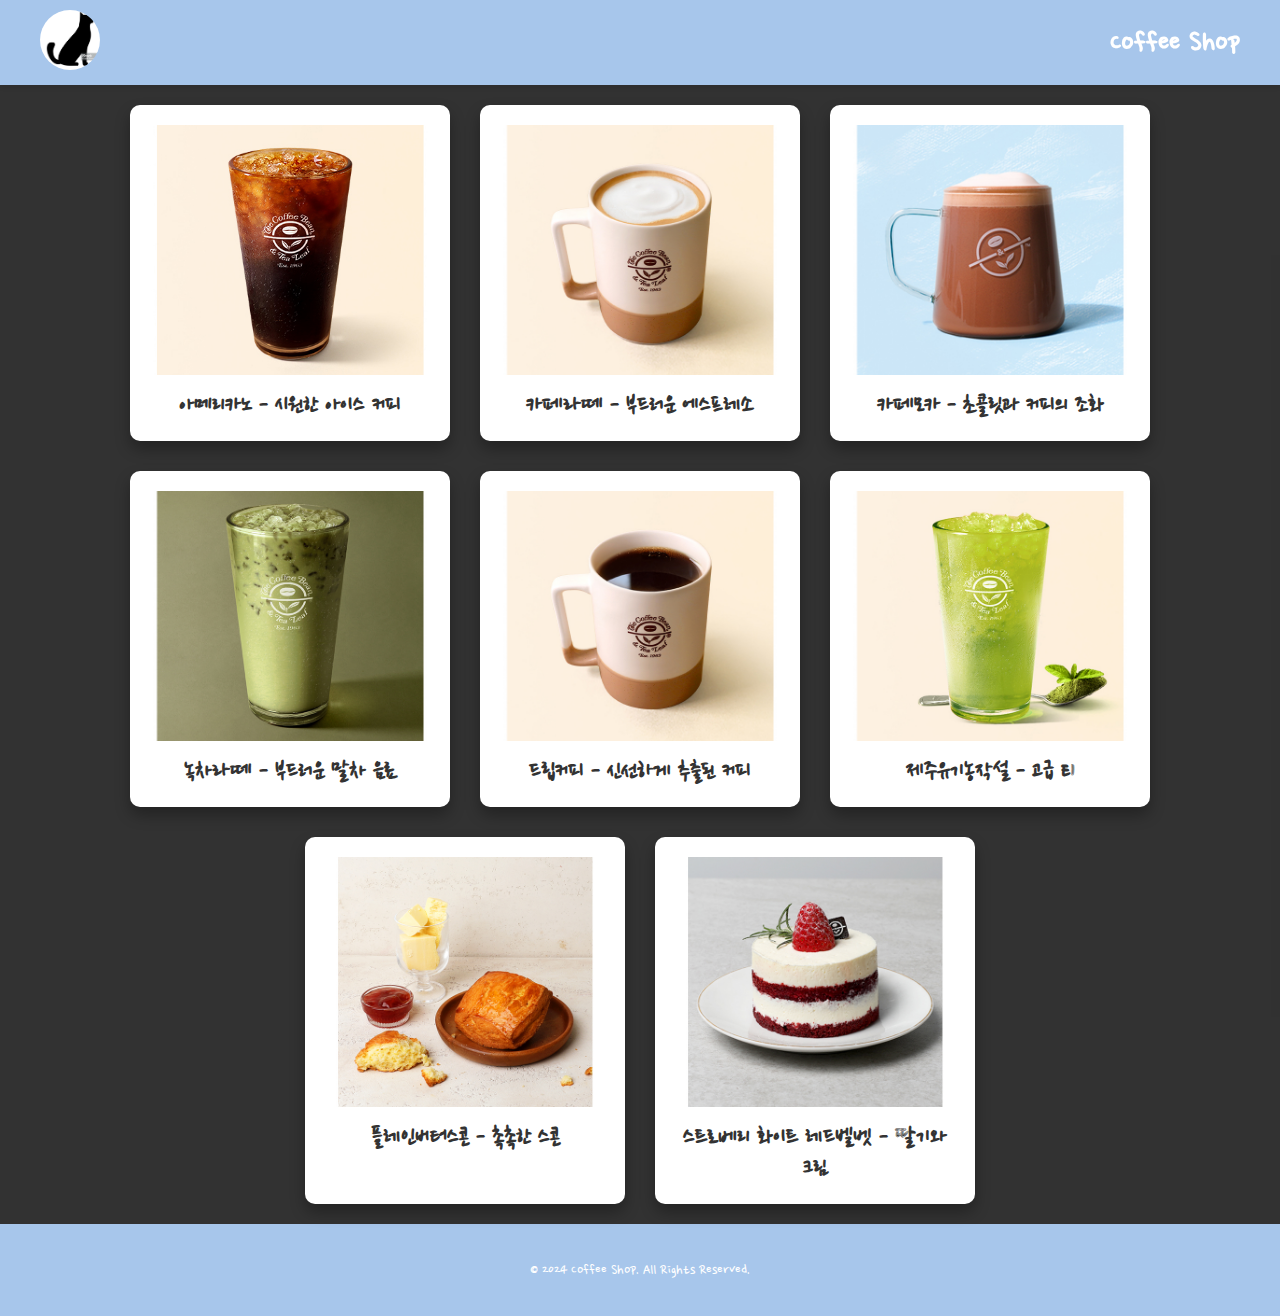
<file: index.html>
<!DOCTYPE html>
<html lang="en">
<head>
    <meta charset="UTF-8">
    <meta name="viewport" content="width=device-width, initial-scale=1.0">
    <title>Coffee Shop</title>
    <link rel="stylesheet" href="coffee.css">
    <link rel="preconnect" href="https://fonts.googleapis.com">
    <link rel="preconnect" href="https://fonts.gstatic.com" crossorigin>
    <link href="https://fonts.googleapis.com/css2?family=Nanum+Pen+Script:wght@400&display=swap" rel="stylesheet">
    <link rel="stylesheet" href="https://cdnjs.cloudflare.com/ajax/libs/font-awesome/6.0.0/css/all.min.css" integrity="sha512-9usAa10IRO0HhonpyAIVpjrylPvoDwiPUiKdWk5t3PyolY1cOd4DSE0Ga+ri4AuTroPR5aQvXU9xC6qOPnzFeg==" crossorigin="anonymous" referrerpolicy="no-referrer" />

    <style>
        /* Style for the cart icon */
        .cart-icon {
            font-size: 2em; /* Adjust size as needed */
            color: #333; /* Adjust color as needed */
            margin-left: 20px; /* Adjust spacing as needed */
            cursor: pointer; /* Make it look clickable */
        }

        .inner-header {
            display: flex;
            justify-content: space-between;
            align-items: center; /* Vertically align items */
        }

        .header-right {
            display: flex;
            align-items: center; /* Vertically align items */
        }
    </style>
</head>
<body>
    <!-- Header -->
    <header>
        <div class="inner-header">
            <div class="logo">
                <a href="#" id="home-link">
                    <img src="./image/고양이.jpg" alt="고양이 로고">
                </a>
            </div>
            <div class="header-right">
                <h1>Coffee Shop</h1>
                <div style="position: relative;">
                </div>
            </div>
        </div>
    </header>

    <!-- Product Display -->
    <main id="product-display">
        <div class="polaroid-container">
            <!-- Polaroid cards dynamically generated here -->
        </div>
    </main>

    <!-- Footer -->
    <footer>
        <p>© 2024 Coffee Shop. All Rights Reserved.</p>
    </footer>

    <!-- Inline JavaScript -->
    <script>
        const polaroidContainer = document.querySelector('.polaroid-container');

        // Mock data
        const menuItems = {
            아메리카노: { src: './image/아이스-아메리카노.jpg', description: '아메리카노 - 시원한 아이스 커피', link: '아메리카노.html' },
            카페라떼: { src: './image/핫-카페라떼.jpg', description: '카페라떼 - 부드러운 에스프레소', link: '카페라떼.html' },
            카페모카: { src: './image/카페모카_핫_1.jpg', description: '카페모카 - 초콜릿과 커피의 조화', link: '카페모카.html' },
            녹차라떼: { src: './image/녹차라떼.jpg', description: '녹차라떼 - 부드러운 말차 음료', link: '녹차라떼.html' },
            드립커피: { src: './image/핫--드립커피.jpg', description: '드립커피 - 신선하게 추출된 커피', link: '드립커피.html' },
            제주유기농작설: { src: './image/[홈페이지]-제주유기농작설_아이스.jpg', description: '제주유기농작설 - 고급 티', link: '제주유기농작설.html' },
            플레인버터스콘: { src: './image/플레인버터스콘.jpg', description: '플레인버터스콘 - 촉촉한 스콘', link: '플레인버터스콘.html' },
            스트로베리화이트레드벨벳: { src: './image/스트로베리-화이트-레드벨벳-케익.jpg', description: '스트로베리 화이트 레드벨벳 - 딸기와 크림', link: '스트로베리화이트레드벨벳.html' }
        };

        //기본경로
        const basePath = 'http://localhost:5500/';

        // Generate all polaroids for the menu

        Object.keys(menuItems).forEach((key) => {
            const { src, description, link } = menuItems[key];

            if (!link) {
                console.error(`Link is missing for ${key}`);
                return; // 링크가 없는 경우 스킵
            }

            const polaroid = document.createElement('div');
            polaroid.className = 'polaroid';

            polaroid.innerHTML = `
                <a href="${link}">
                    <img src="${src}" alt="${key}">
                    <h3>${description}</h3>
                </a>
            `;

            polaroidContainer.appendChild(polaroid);
        });

       
    </script>
</body>
</html>
</file>
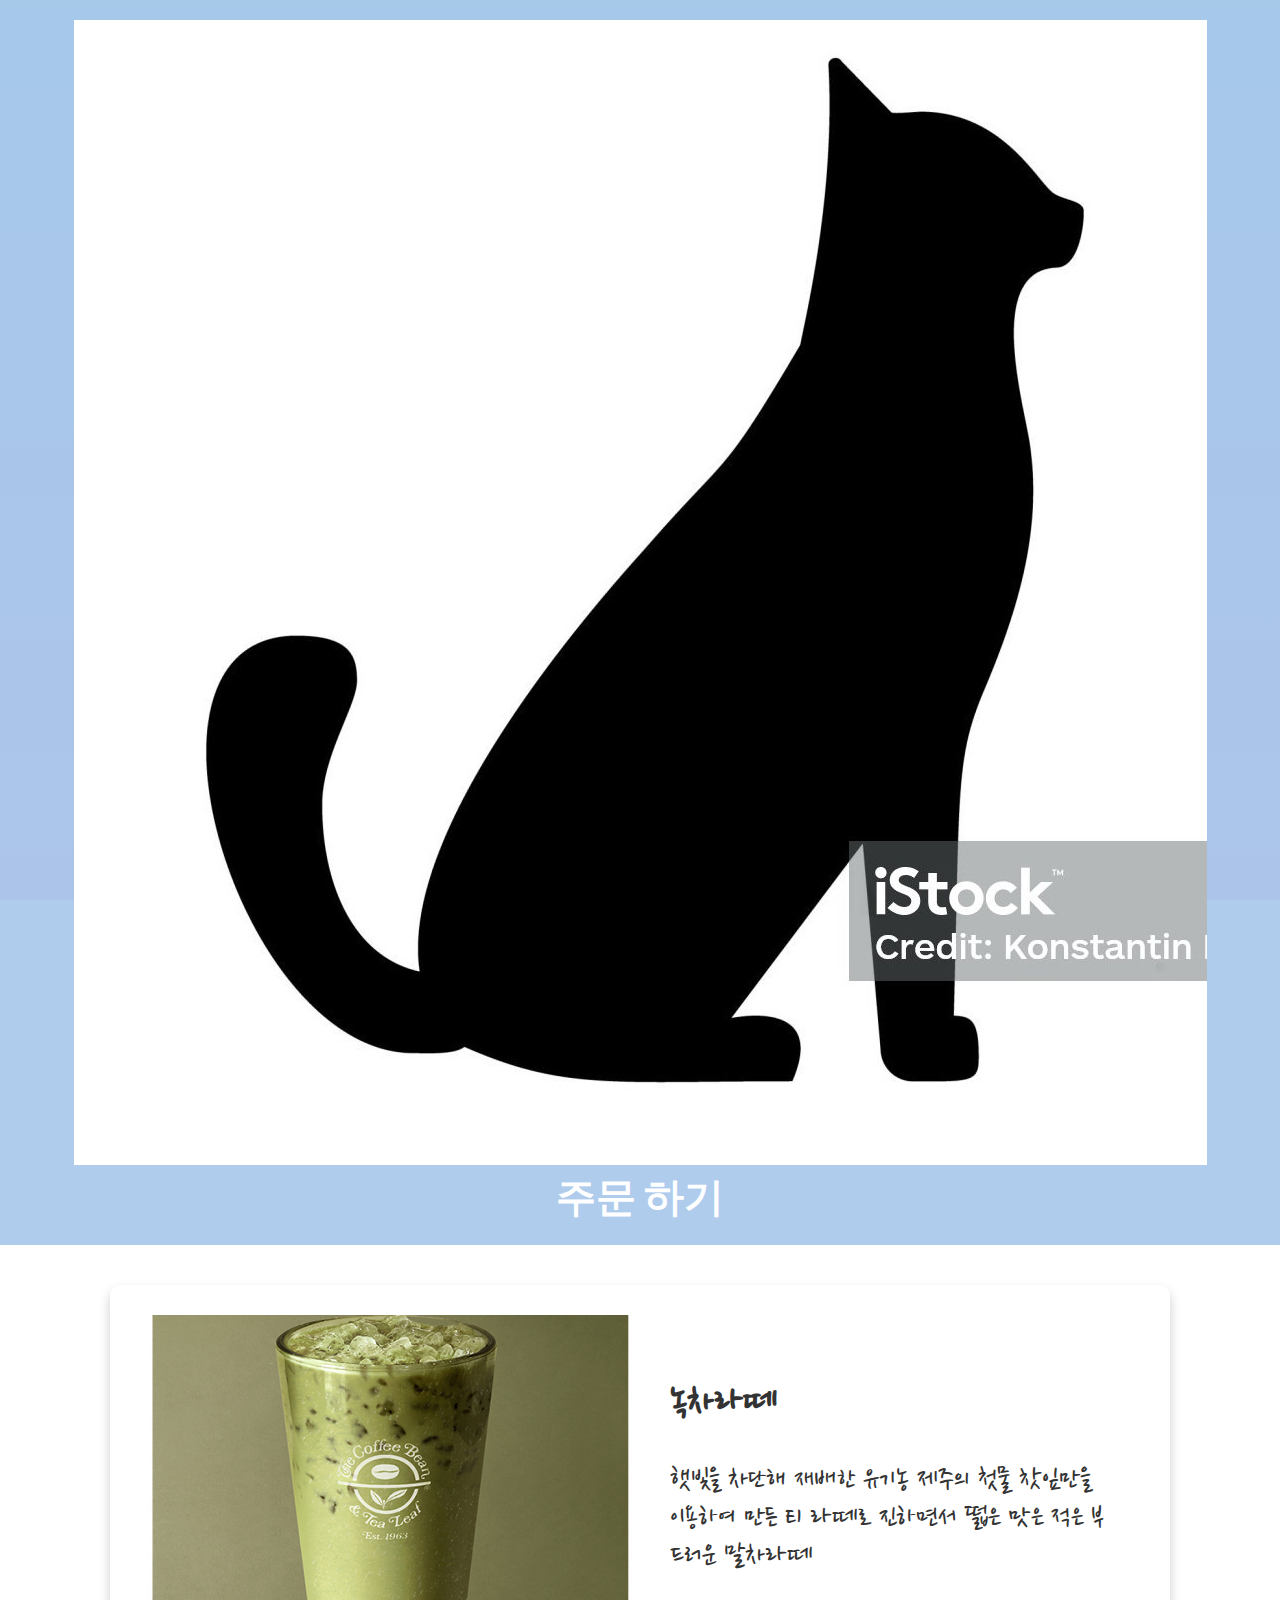
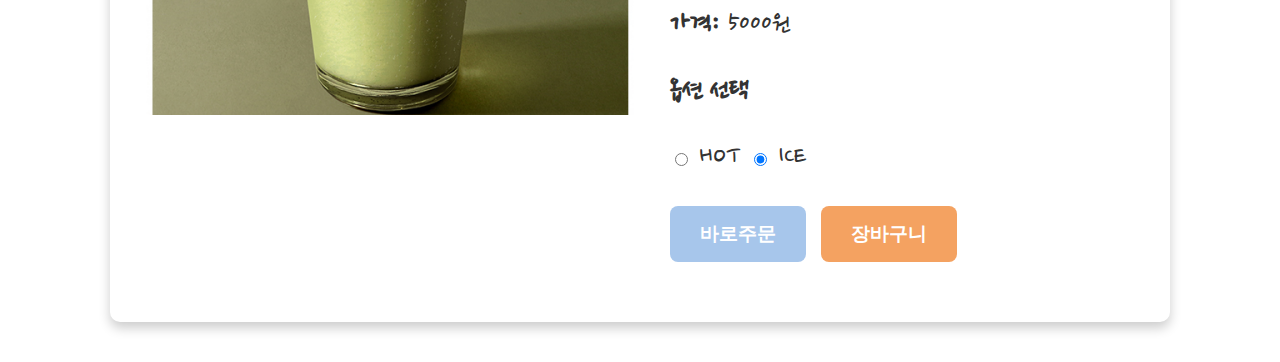
<file: 녹차라떼.html>
<!DOCTYPE html>
<html lang="en">
<head>
    <meta charset="UTF-8">
    <meta name="viewport" content="width=device-width, initial-scale=1.0">
    <title>주문 하기</title>
    <link rel="icon" href="./image/강아지.jpg">
    <link rel="stylesheet" href="./주문하기.css">
    <link rel="preconnect" href="https://fonts.googleapis.com">
    <link rel="preconnect" href="https://fonts.gstatic.com" crossorigin>
    <link href="https://fonts.googleapis.com/css2?family=Agdasima:wght@400;700&family=Hachi+Maru+Pop&family=Nanum+Pen+Script&display=swap" rel="stylesheet">
</head>
<body>
<header>
    <div class="inner-header">
    <div class="logo">
        <a href="index.html" id="home-link">
            <img src="./image/고양이.jpg" alt="고양이 로고">
        </a>
    </div>
    <div class="header-right">
        <h1>주문 하기</h1>
    </div>
</div>

</header>
<main>
    <div class="product-container">
        <div class="product-image">
            <img src="./image/녹차라떼.jpg" alt="녹차라떼">
            <div class="overlay">
                <div class="overlay-text">
                    <h3>영양 정보</h3>
                    <ul>
                        <li>열량: 364kcal</li>
                        <li>나트륨: 182mg</li>
                        <li>탄수화물: 71g</li>
                        <li>당: 61g</li>
                        <li>단백질: 10g</li>
                        <li>카페인: 209mg</li>
                    </ul>
                </div>
            </div>
        </div>
        <div class="product-details">
            <h2>녹차라떼</h2>
            <p>햇빛을 차단해 재배한 유기농 제주의 첫물 찻잎만을 이용하여 만든 티 라떼로 진하면서 떫은 맛은 적은 부드러운 말차라떼
            </p>
            <p><strong>가격:</strong> 5000원</p>
            <div class="option">
                <h3>옵션 선택</h3>
                <form>
                    <label>
                        <input type="radio" name="option" value="HOT"> HOT
                    </label>
                    <label>
                        <input type="radio" name="option" value="ICE" checked> ICE
                    </label>
                </form>
            </div>
            <div class="buttons">
                <button class="btn">바로주문</button>
                <button class="btn btn-cart" onclick="addToCart()">장바구니</button>
            </div>
        </div>
    </div>
</main>

<script>
    function addToCart() {
        // 로컬 스토리지에서 장바구니 항목 수를 가져오거나 초기화합니다.
        let cartCount = localStorage.getItem('cartCount');
        cartCount = cartCount ? parseInt(cartCount) : 0;

        // 장바구니 항목 수를 증가시킵니다.
        cartCount++;

        // 업데이트된 장바구니 항목 수를 로컬 스토리지에 저장합니다.
        localStorage.setItem('cartCount', cartCount);

        // 헤더의 장바구니 아이콘에 항목 수를 업데이트합니다.
        updateCartIcon(cartCount);
    }

    function updateCartIcon(count) {
        // 변경된 부분: 부모 창(메인 페이지)의 document에서 cart-count 요소를 찾습니다.
        if (window.parent) {
            const cartCountElement = window.parent.document.getElementById('cart-count');
            if (cartCountElement) {
                cartCountElement.textContent = count;
            }
        }
    }

    // 페이지 로드 시 장바구니 아이콘을 업데이트합니다.
    window.onload = () => {
        let cartCount = localStorage.getItem('cartCount');
        cartCount = cartCount ? parseInt(cartCount) : 0;
        updateCartIcon(cartCount);
    };
</script>
</body>
</html>
</file>
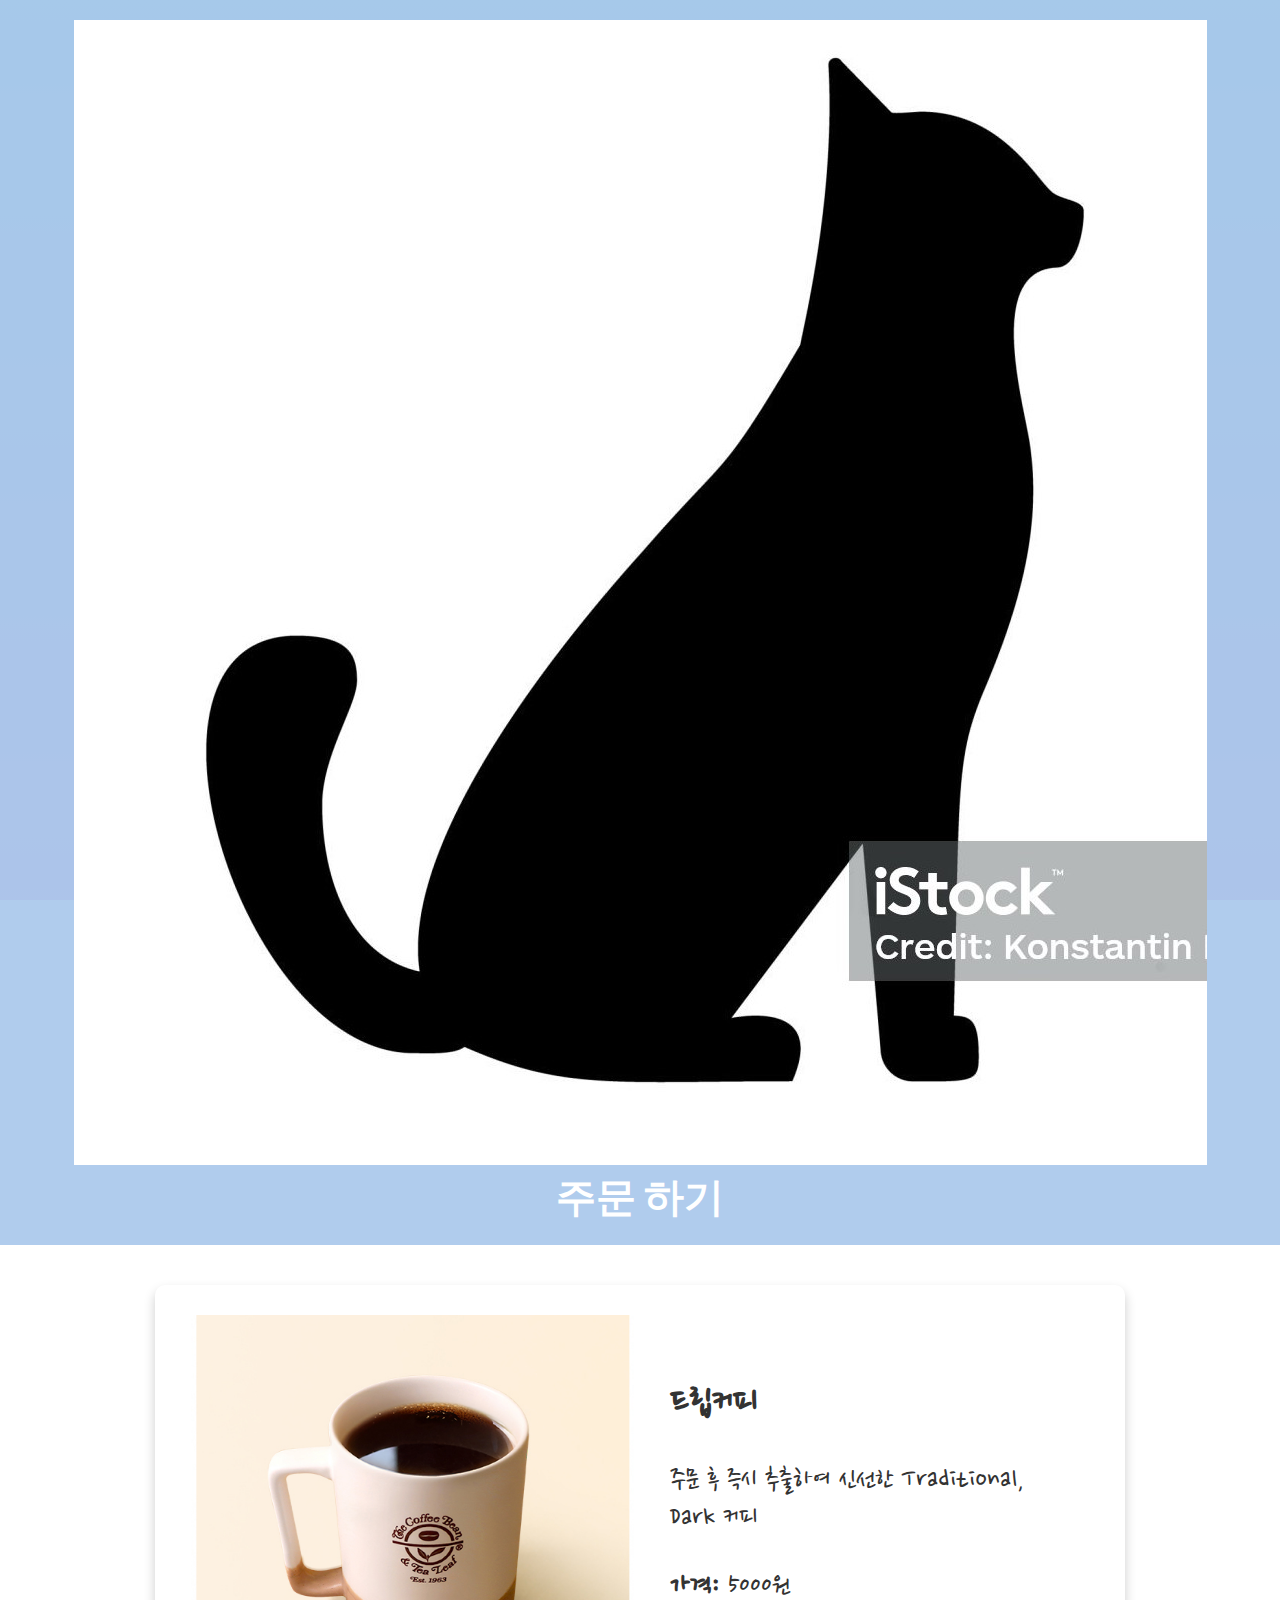
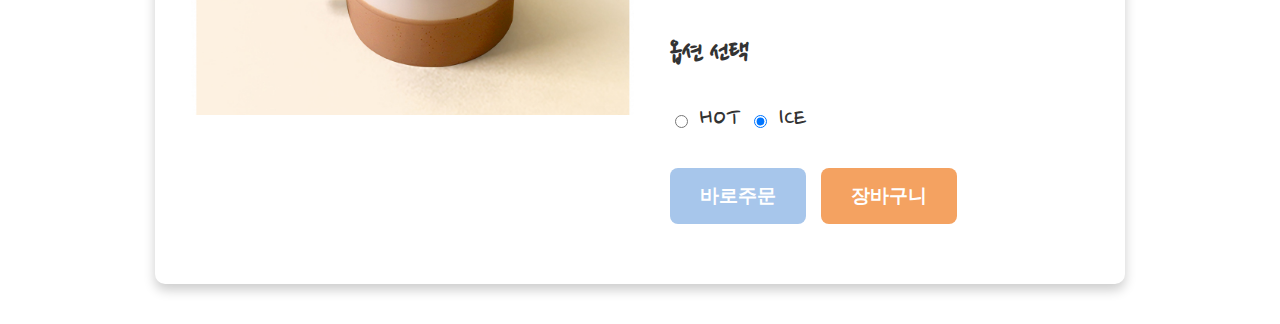
<file: 드립커피.html>
<!DOCTYPE html>
<html lang="en">
<head>
    <meta charset="UTF-8">
    <meta name="viewport" content="width=device-width, initial-scale=1.0">
    <title>주문 하기</title>
    <link rel="icon" href="./image/강아지.jpg">
    <link rel="stylesheet" href="./주문하기.css">
    <link rel="preconnect" href="https://fonts.googleapis.com">
    <link rel="preconnect" href="https://fonts.gstatic.com" crossorigin>
    <link href="https://fonts.googleapis.com/css2?family=Agdasima:wght@400;700&family=Hachi+Maru+Pop&family=Nanum+Pen+Script&display=swap" rel="stylesheet">
</head>
<body>
<header>
    <div class="inner-header">
    <div class="logo">
        <a href="index.html" id="home-link">
            <img src="./image/고양이.jpg" alt="고양이 로고">
        </a>
    </div>
    <div class="header-right">
        <h1>주문 하기</h1>
    </div>
</div>
</header>
<main>
    <div class="product-container">
        <div class="product-image">
            <img src="./image/핫--드립커피.jpg" alt="드립커피">
            <div class="overlay">
                <div class="overlay-text">
                    <h3>영양 정보</h3>
                    <ul>
                        <li>열량 : 5kcal</li>
                        <li>나트튬 : 5mg</li>
                        <li>탄수화물 : 0g</li>
                        <li>카페인 : 259mg</li>
                        <li>포화지방 : 10g</li>
                    </ul>
                </div>
            </div>
        </div>
        <div class="product-details">
            <h2>드립커피</h2>
            <p>주문 후 즉시 추출하여 신선한 Traditional, Dark 커피
            </p>
            <p><strong>가격:</strong> 5000원</p>
            <div class="option">
                <h3>옵션 선택</h3>
                <form>
                    <label>
                        <input type="radio" name="option" value="HOT"> HOT
                    </label>
                    <label>
                        <input type="radio" name="option" value="ICE" checked> ICE
                    </label>
                </form>
            </div>
            <div class="buttons">
                <button class="btn">바로주문</button>
                <button class="btn btn-cart">장바구니</button>
            </div>
        </div>
    </div>
</file>
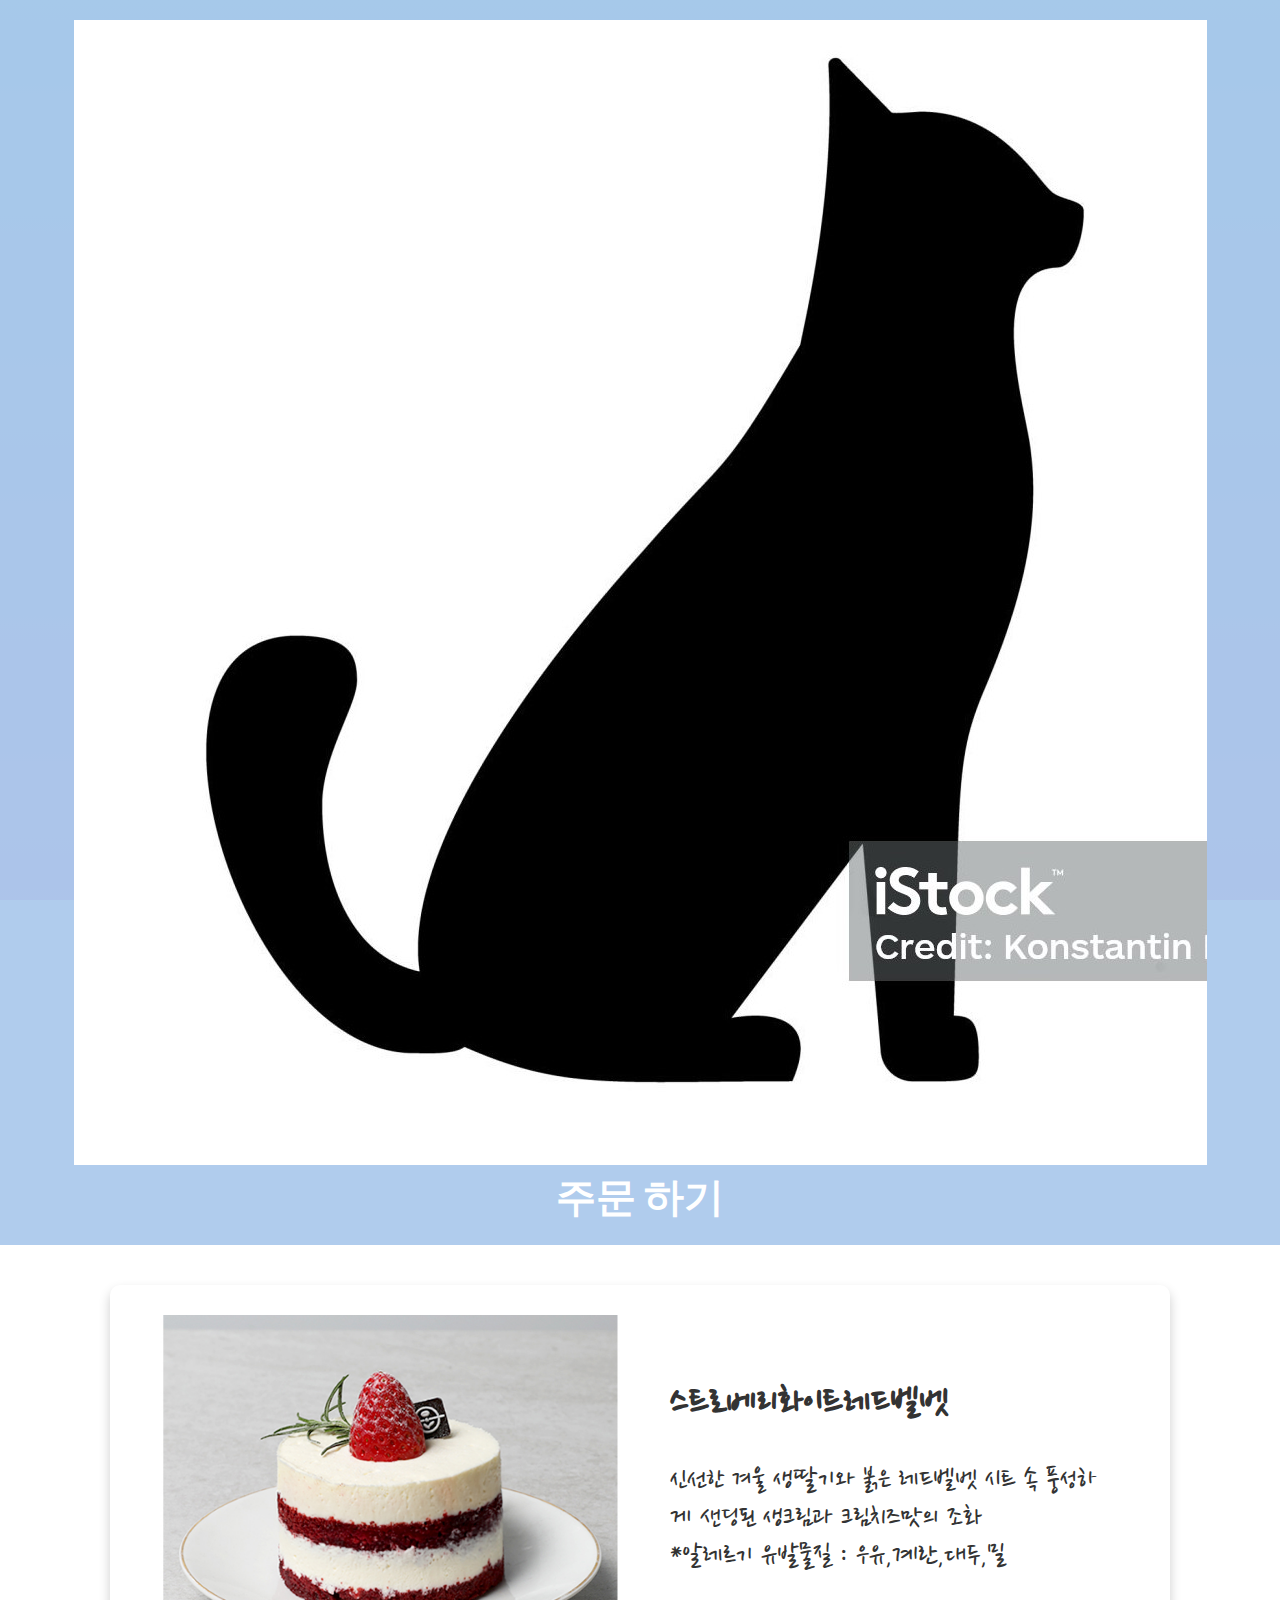
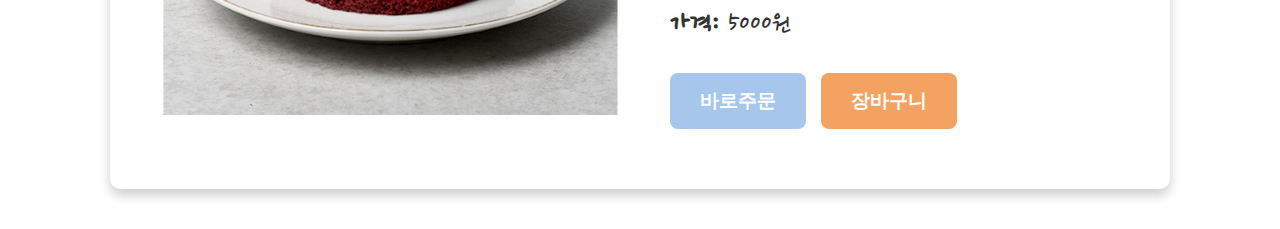
<file: 스트로베리화이트레드벨벳.html>
<!DOCTYPE html>
<html lang="en">
<head>
    <meta charset="UTF-8">
    <meta name="viewport" content="width=device-width, initial-scale=1.0">
    <title>주문 하기</title>
    <link rel="icon" href="./image/강아지.jpg">
    <link rel="stylesheet" href="./주문하기.css">
    <link rel="preconnect" href="https://fonts.googleapis.com">
    <link rel="preconnect" href="https://fonts.gstatic.com" crossorigin>
    <link href="https://fonts.googleapis.com/css2?family=Agdasima:wght@400;700&family=Hachi+Maru+Pop&family=Nanum+Pen+Script&display=swap" rel="stylesheet">
</head>
<body>
<header>
    <div class="inner-header">
    <div class="logo">
        <a href="index.html" id="home-link">
            <img src="./image/고양이.jpg" alt="고양이 로고">
        </a>
    </div>
    <div class="header-right">
        <h1>주문 하기</h1>
    </div>
</div>
</header>
<main>
    <div class="product-container">
        <div class="product-image">
            <img src="./image/스트로베리-화이트-레드벨벳-케익.jpg" alt="스트로베리화이트레드벨벳">
            <div class="overlay">
                <div class="overlay-text">
                    <h3>영양 정보</h3>
                    <ul>
                        <li>열량 : 701kcal</li>
                        <li>나트튬 : 599mg</li>
                        <li>탄수화물 : 6g</li>
                        <li>당 : 64g</li>
                        <li>단백질 : 6g</li>
                        <li>포화지방 : 29g</li>
                    </ul>
                </div>
            </div>
        </div>
        <div class="product-details">
            <h2>스트로베리화이트레드벨벳</h2>
            <p>신선한 겨울 생딸기와 붉은 레드벨벳 시트 속 풍성하게 샌딩된 생크림과 크림치즈맛의 조화<br>
                *알레르기 유발물질 : 우유,계란,대두,밀
            </p>
            <p><strong>가격:</strong> 5000원</p>
            <div class="buttons">
                <button class="btn">바로주문</button>
                <button class="btn btn-cart">장바구니</button>
            </div>
        </div>
    </div>
</file>
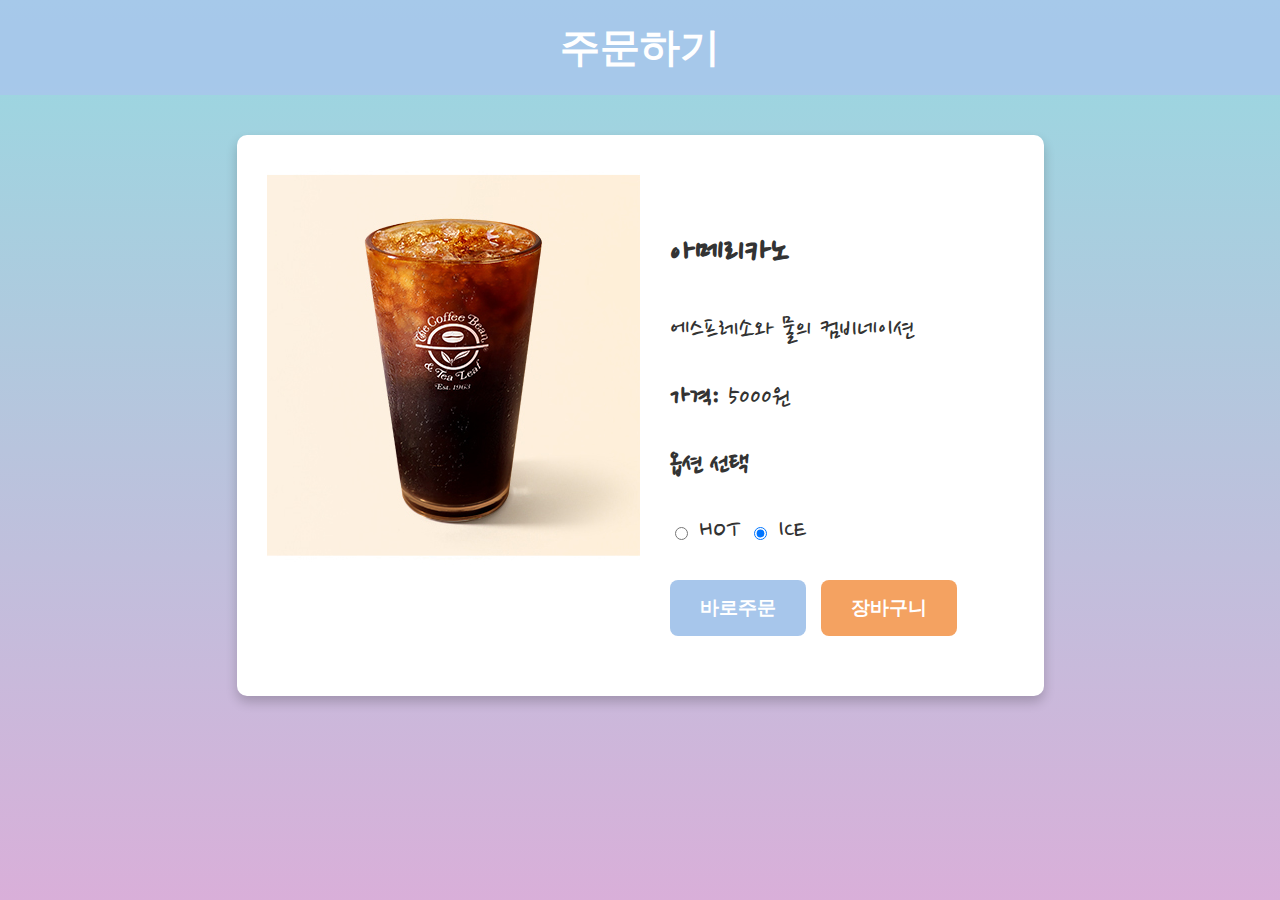
<file: 아메리카노.html>
<!DOCTYPE html>
<html lang="en">
<head>
    <meta charset="UTF-8">
    <meta name="viewport" content="width=device-width, initial-scale=1.0">
    <title>주문 하기</title>
    <link rel="icon" href="./image/강아지.jpg">
    <link rel="stylesheet" href="./주문하기.css">
    <link rel="preconnect" href="https://fonts.googleapis.com">
    <link rel="preconnect" href="https://fonts.gstatic.com" crossorigin>
    <link href="https://fonts.googleapis.com/css2?family=Agdasima:wght@400;700&family=Hachi+Maru+Pop&family=Nanum+Pen+Script&display=swap" rel="stylesheet">
</head>
<body>
<header>
    <h1>주문하기</h1>
</header>
<main>
    <div class="product-container">
        <div class="product-image">
            <img src="./image/아이스-아메리카노.jpg" alt="아메리카노">
            <div class="overlay">
                <div class="overlay-text">
                    <h3>영양 정보</h3>
                    <ul>
                        <li>열량 : 5kcal</li>
                        <li>나트튬 : 0mg<br>
                        <li>탄수화물 : 1g</li>
                        <li>당 : 0g</li>
                        <li>단백질 : 0g</li>
                        <li>카페인 : 99mg</li>
                        <li>포화지방 : 0g</li>
                    </ul>
                </div>
            </div>
        </div>
        <div class="product-details">
            <h2>아메리카노</h2>
            <p>에스프레소와 물의 컴비네이션
            </p>
            <p><strong>가격:</strong> 5000원</p>
            <div class="option">
                <h3>옵션 선택</h3>
                <form>
                    <label>
                        <input type="radio" name="option" value="HOT"> HOT
                    </label>
                    <label>
                        <input type="radio" name="option" value="ICE" checked> ICE
                    </label>
                </form>
            </div>
            <div class="buttons">
                <button class="btn">바로주문</button>
                <button class="btn btn-cart">장바구니</button>
            </div>
        </div>
    </div>
</file>
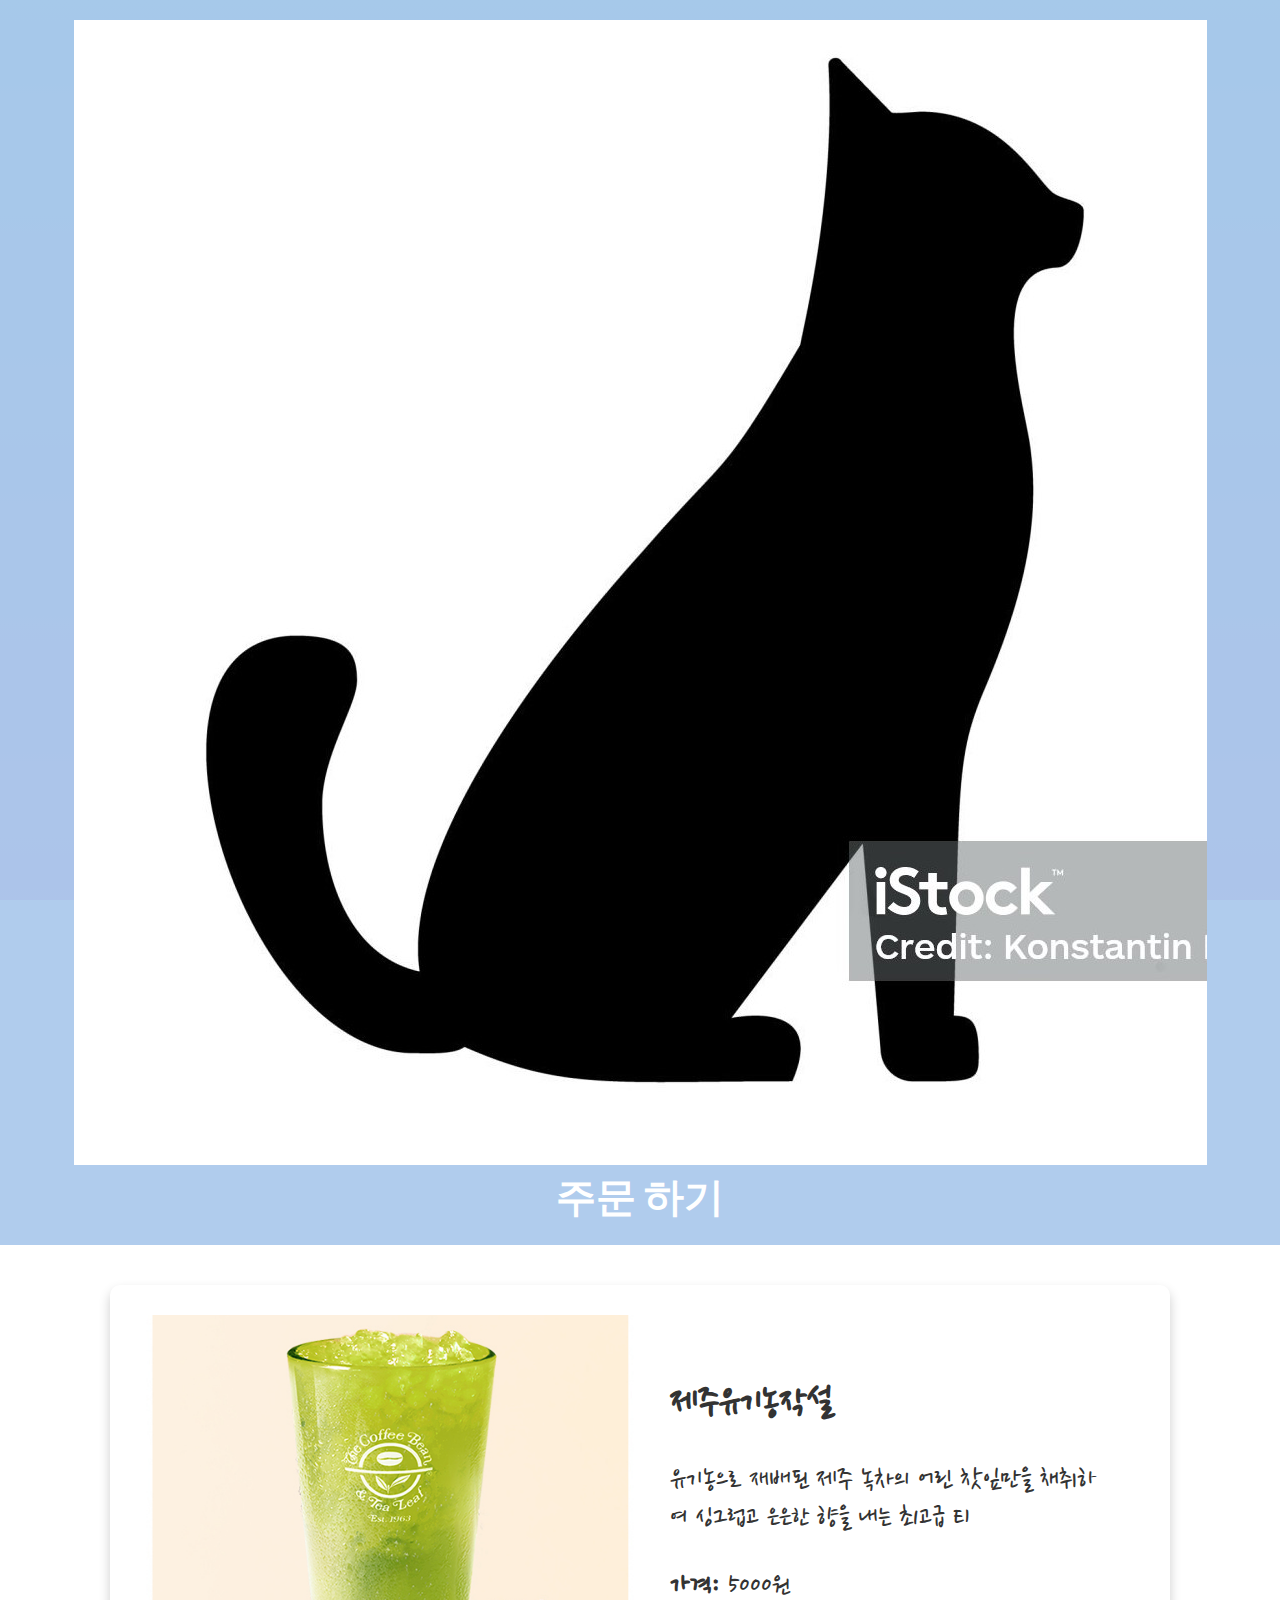
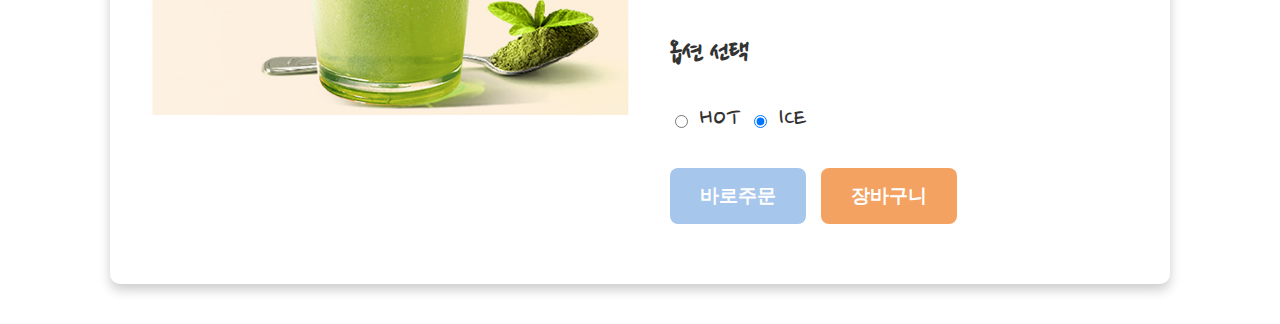
<file: 제주유기농작설.html>
<!DOCTYPE html>
<html lang="en">
<head>
    <meta charset="UTF-8">
    <meta name="viewport" content="width=device-width, initial-scale=1.0">
    <title>주문 하기</title>
    <link rel="icon" href="./image/강아지.jpg">
    <link rel="stylesheet" href="./주문하기.css">
    <link rel="preconnect" href="https://fonts.googleapis.com">
    <link rel="preconnect" href="https://fonts.gstatic.com" crossorigin>
    <link href="https://fonts.googleapis.com/css2?family=Agdasima:wght@400;700&family=Hachi+Maru+Pop&family=Nanum+Pen+Script&display=swap" rel="stylesheet">
</head>
<body>
<header>
    <div class="inner-header">
    <div class="logo">
        <a href="index.html" id="home-link">
            <img src="./image/고양이.jpg" alt="고양이 로고">
        </a>
    </div>
    <div class="header-right">
        <h1>주문 하기</h1>
    </div>
</div>
</header>
<main>
    <div class="product-container">
        <div class="product-image">
            <img src="./image/[홈페이지]-제주유기농작설_아이스.jpg" alt="제주유기농작설">
            <div class="overlay">
                <div class="overlay-text">
                    <h3>영양 정보</h3>
                    <ul>
                        <li>열량 : 7kcal</li>
                        <li>나트튬 : 0mg</li>
                        <li>탄수화물 : 1g</li>
                        <li>당 : 0g</li>
                        <li>단백질 : 1g</li>
                        <li>포화지방 : 0g</li>
                    </ul>
                </div>
            </div>
        </div>
        <div class="product-details">
            <h2>제주유기농작설</h2>
            <p>유기농으로 재배된 제주 녹차의 어린 찻잎만을 채취하여 싱그럽고 은은한 향을 내는 최고급 티
            </p>
            <p><strong>가격:</strong> 5000원</p>
            <div class="option">
                <h3>옵션 선택</h3>
                <form>
                    <label>
                        <input type="radio" name="option" value="HOT"> HOT
                    </label>
                    <label>
                        <input type="radio" name="option" value="ICE" checked> ICE
                    </label>
                </form>
            </div>
            <div class="buttons">
                <button class="btn">바로주문</button>
                <button class="btn btn-cart">장바구니</button>
            </div>
        </div>
    </div>
</file>
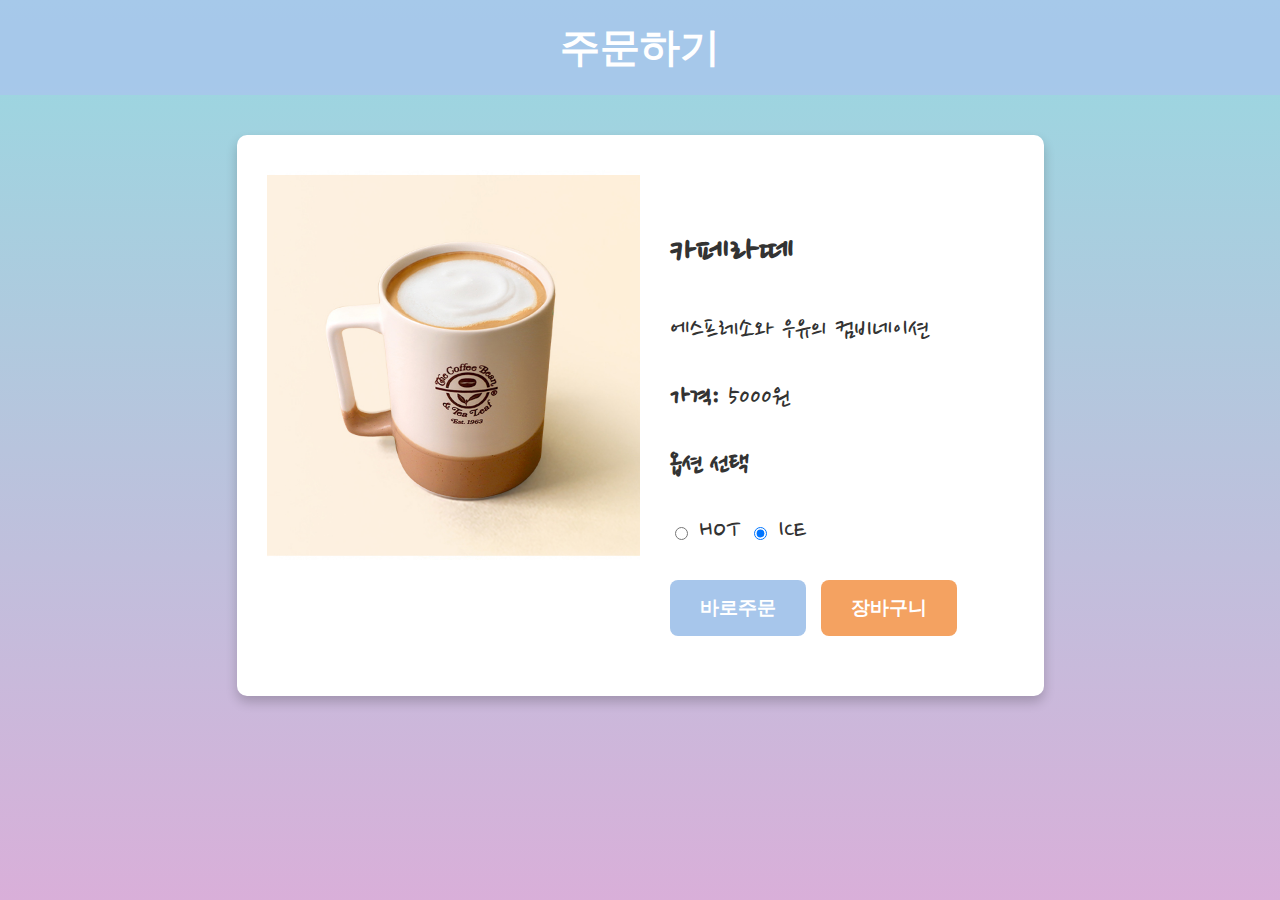
<file: 카페라떼.html>
<!DOCTYPE html>
<html lang="en">
<head>
    <meta charset="UTF-8">
    <meta name="viewport" content="width=device-width, initial-scale=1.0">
    <title>주문 하기</title>
    <link rel="icon" href="./image/강아지.jpg">
    <link rel="stylesheet" href="./주문하기.css">
    <link rel="preconnect" href="https://fonts.googleapis.com">
    <link rel="preconnect" href="https://fonts.gstatic.com" crossorigin>
    <link href="https://fonts.googleapis.com/css2?family=Agdasima:wght@400;700&family=Hachi+Maru+Pop&family=Nanum+Pen+Script&display=swap" rel="stylesheet">
</head>
<body>
<header>
    <h1>주문하기</h1>
</header>
<main>
    <div class="product-container">
        <div class="product-image">
            <img src="./image/핫-카페라떼.jpg" alt="카페라떼">
            <div class="overlay">
                <div class="overlay-text">
                    <h3>영양 정보</h3>
                    <ul>
                        <li>열량 : 126kcal</li>
                        <li>나트튬 : 95mg</li>
                        <li>탄수화물 : 9g</li>
                        <li>당 : 9g</li>
                        <li>단백질 : 6g</li>
                        <li>카페인 : 99mg</li>
                        <li>포화지방 : 5g</li>    
                    </ul>
                </div>
            </div>
        </div>
        <div class="product-details">
            <h2>카페라떼</h2>
            <p>에스프레소와 우유의 컴비네이션
            </p>
            <p><strong>가격:</strong> 5000원</p>
            <div class="option">
                <h3>옵션 선택</h3>
                <form>
                    <label>
                        <input type="radio" name="option" value="HOT"> HOT
                    </label>
                    <label>
                        <input type="radio" name="option" value="ICE" checked> ICE
                    </label>
                </form>
            </div>
            <div class="buttons">
                <button class="btn">바로주문</button>
                <button class="btn btn-cart">장바구니</button>
            </div>
        </div>
    </div>
</file>
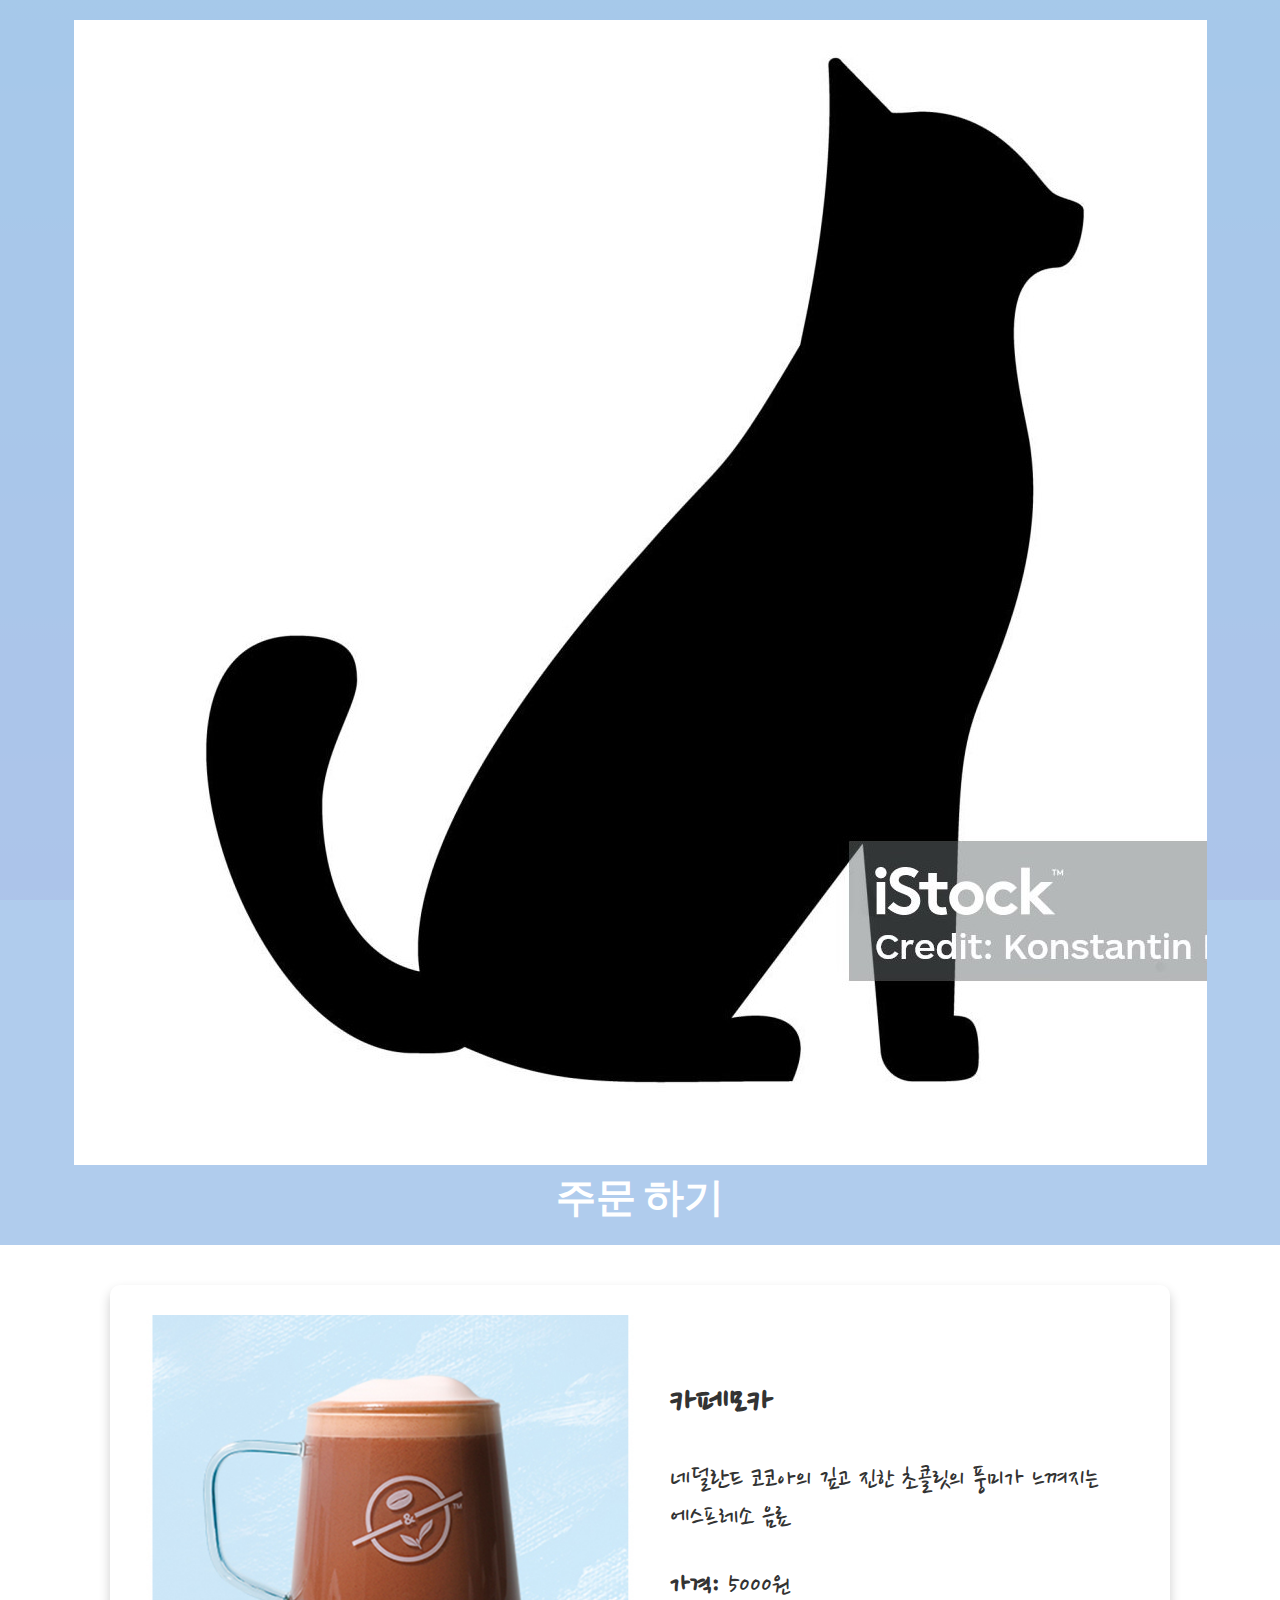
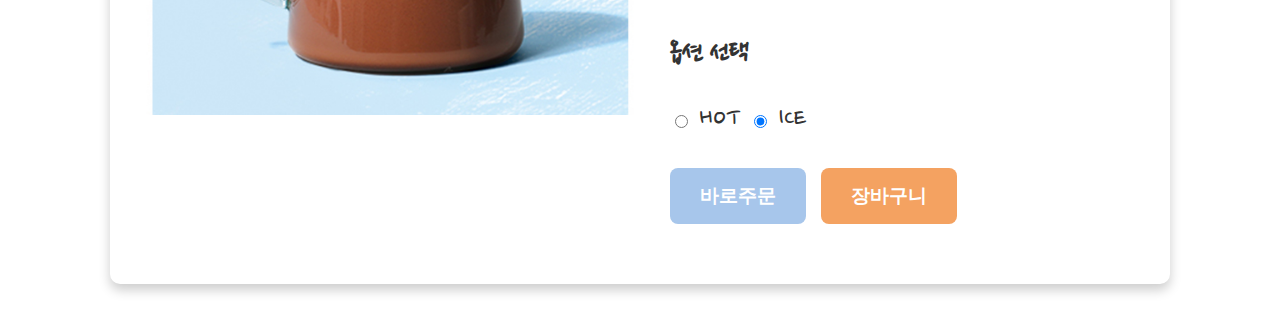
<file: 카페모카.html>
<!DOCTYPE html>
<html lang="en">
<head>
    <meta charset="UTF-8">
    <meta name="viewport" content="width=device-width, initial-scale=1.0">
    <title>주문 하기</title>
    <link rel="icon" href="./image/강아지.jpg">
    <link rel="stylesheet" href="./주문하기.css">
    <link rel="preconnect" href="https://fonts.googleapis.com">
    <link rel="preconnect" href="https://fonts.gstatic.com" crossorigin>
    <link href="https://fonts.googleapis.com/css2?family=Agdasima:wght@400;700&family=Hachi+Maru+Pop&family=Nanum+Pen+Script&display=swap" rel="stylesheet">
</head>
<body>
<header>
    <div class="inner-header">
    <div class="logo">
        <a href="index.html" id="home-link">
            <img src="./image/고양이.jpg" alt="고양이 로고">
        </a>
    </div>
    <div class="header-right">
        <h1>주문 하기</h1>
    </div>
</div>
</header>
<main>
    <div class="product-container">
        <div class="product-image">
            <img src="./image/카페모카_핫_1.jpg" alt="카페모카">
            <div class="overlay">
                <div class="overlay-text">
                    <h3>영양 정보</h3>
                    <ul>
                     <li>열량 : 286kcal</li>
                     <li>나트튬 : 281mg</li>
                     <li>탄수화물 : 46g</li>
                     <li>당 : 39g</li>
                     <li>단백질 : 13g</li>
                     <li>카페인 : 101mg</li>
                     <li>포화지방 : 4g</li>
                    </ul>
                </div>
            </div>
        </div>
        <div class="product-details">
            <h2>카페모카</h2>
            <p>네덜란드 코코아의 깊고 진한 초콜릿의 풍미가 느껴지는 에스프레소 음료
            </p>
            <p><strong>가격:</strong> 5000원</p>
            <div class="option">
                <h3>옵션 선택</h3>
                <form>
                    <label>
                        <input type="radio" name="option" value="HOT"> HOT
                    </label>
                    <label>
                        <input type="radio" name="option" value="ICE" checked> ICE
                    </label>
                </form>
            </div>
            <div class="buttons">
                <button class="btn">바로주문</button>
                <button class="btn btn-cart">장바구니</button>
            </div>
        </div>
    </div>
</file>
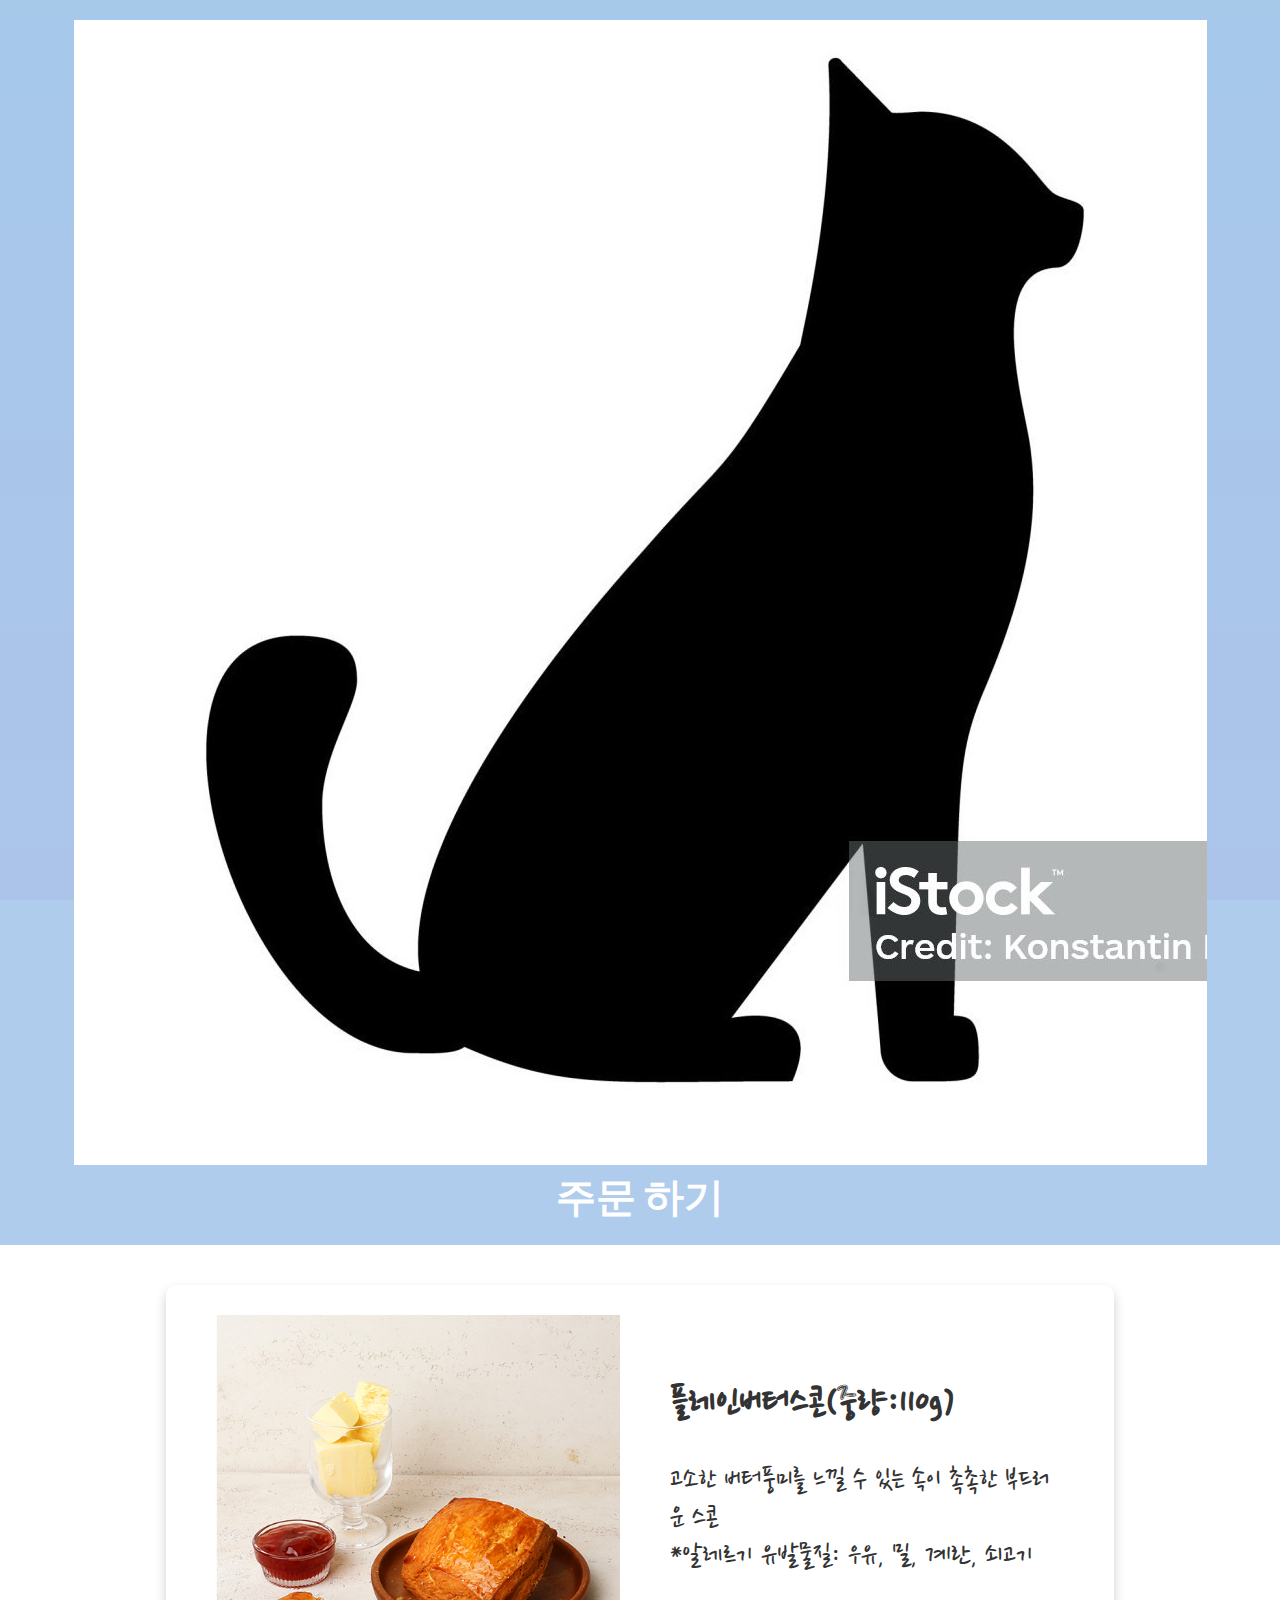
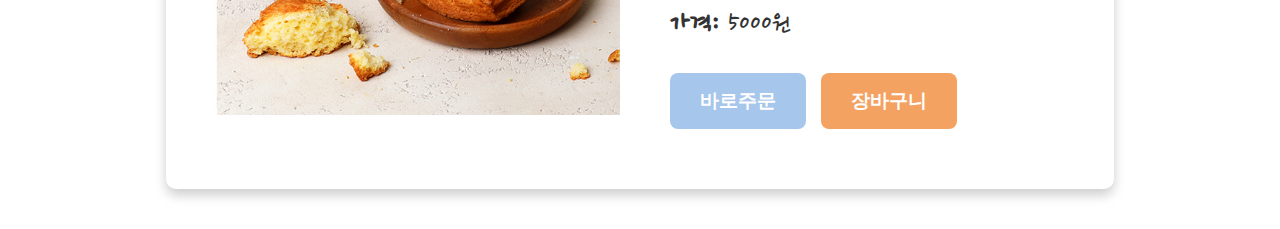
<file: 플레인버터스콘.html>
<!DOCTYPE html>
<html lang="en">
<head>
    <meta charset="UTF-8">
    <meta name="viewport" content="width=device-width, initial-scale=1.0">
    <title>주문 하기</title>
    <link rel="icon" href="./image/강아지.jpg">
    <link rel="stylesheet" href="./주문하기.css">
    <link rel="preconnect" href="https://fonts.googleapis.com">
    <link rel="preconnect" href="https://fonts.gstatic.com" crossorigin>
    <link href="https://fonts.googleapis.com/css2?family=Agdasima:wght@400;700&family=Hachi+Maru+Pop&family=Nanum+Pen+Script&display=swap" rel="stylesheet">
</head>
<body>
<header>
    <div class="inner-header">
    <div class="logo">
        <a href="index.html" id="home-link">
            <img src="./image/고양이.jpg" alt="고양이 로고">
        </a>
    </div>
    <div class="header-right">
        <h1>주문 하기</h1>
    </div>
</div>
</header>
<main>
    <div class="product-container">
        <div class="product-image">
            <img src="./image/플레인버터스콘.jpg" alt="플레인버터스콘">
            <div class="overlay">
                <div class="overlay-text">
                    <h3>영양 정보</h3>
                    <ul>
                        <li>열량 : 501kcal</li>
                        <li>나트튬 : 525mg</li>
                        <li>당 : 9g</li>
                        <li>단백질 : 7g</li>
                        <li>포화지방 : 21g</li>
                    </ul>
                </div>
            </div>
        </div>
        <div class="product-details">
            <h2>플레인버터스콘(중량:110g)</h2>
            <p>고소한 버터풍미를 느낄 수 있는 속이 촉촉한 부드러운 스콘<br>
               *알레르기 유발물질: 우유, 밀, 계란, 쇠고기
            </p>
            <p><strong>가격:</strong> 5000원</p>
            <div class="buttons">
                <button class="btn">바로주문</button>
                <button class="btn btn-cart">장바구니</button>
            </div>
        </div>
    </div>
</file>
<file: coffee.css>
/* General Styles */
body {
    margin: 0;
    font-family: 'Nanum Pen Script', cursive;
    background-color: #f7f7f7;
    color: #333;
}

/* Header */
header {
    background-color: #a7c6eb;
    padding: 10px 20px;
    position: sticky;
    top: 0;
    z-index: 1000;
    box-shadow: 0 2px 5px rgba(0, 0, 0, 0.1);
}

.inner-header {
    display: flex;
    align-items: center;
    justify-content: space-between;
    max-width: 1200px;
    margin: 0 auto;
}

.logo img {
    height: 60px;
    width: 60px;
    border-radius: 50%;
    cursor: pointer;
}

h1 {
    font-size: 2rem;
    color: #fff;
    margin: 0;
}

/* Product Display */
#product-display {
    padding: 20px;
    background: rgba(0, 0, 0, 0.8);
    color: #fff;
    min-height: 100vh;
    display: flex;
    justify-content: center;
    align-items: center;
}

.polaroid-container {
    display: flex;
    flex-wrap: wrap;
    gap: 30px; /* 간격을 조금 더 벌리기 */
    justify-content: center;
    position: relative;
}

.polaroid {
    background: #fff;
    padding: 20px; /* 패딩 증가 */
    width: 280px; /* 폴라로이드의 전체 너비 증가 */
    text-align: center;
    box-shadow: 0 8px 15px rgba(0, 0, 0, 0.3); /* 그림자 조금 더 강조 */
    transform: rotate(calc(var(--angle) * 1deg));
    position: relative;
    z-index: 1;
    border-radius: 10px; /* 약간 둥근 모서리 */
}

.polaroid img {
    width: 100%; /* 폴라로이드 너비에 맞게 이미지 조정 */
    height: 250px; /* 이미지 높이를 더 키움 */
    object-fit: cover;
    margin-bottom: 10px;
    border-radius: 5px; /* 이미지 모서리를 부드럽게 */
}

.polaroid a {
    text-decoration: none; /* 밑줄 제거 */
    color: inherit; /* 부모 색상 계승 (선택 사항) */
}

.polaroid a:hover {
    text-decoration: none; /* 호버 상태에서도 밑줄 제거 */
}

.polaroid h3 {
    font-size: 25px; /* 텍스트 크기 증가 */
    margin: 0;
    color: #333;
}

/* Footer */
footer {
    background-color: #a7c6eb;
    padding: 20px;
    text-align: center;
    color: #fff;
    font-size: 1rem;
}
</file>
<file: 주문하기.css>
body {
    margin: 0;
    font-family: 'Nanum Pen Script', cursive;
    background-image: linear-gradient(to top, #d9afd9 0%, #97d9e1 100%);
    background-attachment: fixed;
    color: #333;
}

header {
    text-align: center;
    padding: 20px 0;
    background: rgba(167, 198, 235, 0.9);
    color: #fff;
}

h1 {
    font-family: 'Agdasima', sans-serif;
    font-size: 2.5rem;
    margin: 0;
}

main {
    display: flex;
    justify-content: center;
    padding: 40px;
}

.product-container {
    display: flex;
    flex-wrap: wrap;
    max-width: 1000px; /* 최대 너비를 1000px로 확대 */
    margin: 0 auto; /* 가운데 정렬 */
    padding: 30px; /* 내부 여백 확대 */
    background: #fff;
    border-radius: 10px;
    overflow: hidden;
    box-shadow: 0 6px 12px rgba(0, 0, 0, 0.2); /* 그림자 더 강조 */
}

.product-image {
    position: relative; /* 부모 요소에 position 설정 */
    flex: 1 1 50%; /* 너비를 부모의 절반으로 설정 */
    min-width: 300px; /* 최소 너비 설정 */
    height: 400px; /* 고정 높이 설정 */
    overflow: hidden; /* 이미지를 벗어나는 오버레이 부분을 숨김 */
}

.product-image img {
    display: block;
    width: 100%; /* 부모 컨테이너 너비에 맞춤 */
    height: 100%; /* 부모 컨테이너 높이에 맞춤 */
    object-fit: cover; /* 이미지 비율 유지하며 영역 채우기 */
}

.product-image .overlay {
    position: absolute;
    top: 0;
    left: 0;
    width: 100%;
    height: 100%;
    background-color: rgba(0, 0, 0, 0.7); /* 반투명 검정 */
    color: #fff; /* 글자색 흰색 */
    display: flex;
    flex-direction: column;
    justify-content: center;
    align-items: center;
    opacity: 0; /* 초기 상태는 보이지 않음 */
    pointer-events: none; /* 초기 상태에서는 클릭 불가 */
    transition: opacity 0.3s ease; /* 부드러운 전환 효과 */
}

.product-image:hover .overlay {
    opacity: 1; /* 마우스를 올리면 보이게 설정 */
    pointer-events: auto; /* 클릭 가능 */
}

.overlay-text h3 {
    margin-bottom: 10px;
    font-size: 2rem;
    font-weight: bold;
    font-family: 'Agdasima', sans-serif;
}

.overlay-text ul {
    list-style: none;
    padding: 0;
    margin: 0;
    text-align: center;
    font-family: 'Agdasima', sans-serif;
}

.product-details {
    padding: 30px; /* 내부 여백 확대 */
    flex: 1 1 50%; /* 너비를 부모의 절반으로 설정 */
    min-width: 300px; /* 최소 너비 설정 */
    font-size: 30px; /* 텍스트 크기 확대 */
    box-sizing: border-box;
}

.product-details h2 {
    font-family: 'Nanum Pen Script', cursive;
    font-size: 40px; /* 제목 크기 확대 */
}

.nutrition-info h3,
.option h3 {
    margin-top: 20px;
    font-size: 1.8rem; /* 크기 확대 */
}

.nutrition-info ul {
    list-style-type: none;
    padding: 0;
}

.nutrition-info li {
    font-size: 1.5rem; /* 크기 조정 */
    margin: 8px 0;
}

/* Buttons */
.buttons {
    display: flex;
    gap: 15px; /* 버튼 사이 간격 확대 */
    margin-top: 30px; /* 여백 추가 */
}

.btn {
    padding: 15px 30px; /* 버튼 크기 확대 */
    background-color: #a7c6eb;
    color: #fff;
    border: none;
    border-radius: 8px;
    cursor: pointer;
    font-size: 1.2rem; /* 버튼 텍스트 크기 확대 */
    transition: background-color 0.3s ease;
    font-weight: bold;
}

.btn:hover {
    background-color: #6495ed; /* 호버 시 색상 변경 */
}

.btn-cart {
    background-color: #f4a261;
}

.btn-cart:hover {
    background-color: #e76f51;
}

@media (max-width: 768px) {
    .product-container {
        flex-direction: column; /* 작은 화면에서는 세로로 배치 */
        max-width: 90%; /* 작은 화면에서는 최대 너비를 90%로 조정 */
    }

    .product-image,
    .product-details {
        flex: 1 1 100%; /* 각 요소가 화면 너비를 100% 차지 */
        height: auto; /* 높이를 동적으로 조정 */
    }

    .product-details {
        text-align: center; /* 텍스트 가운데 정렬 */
    }
}
</file>
